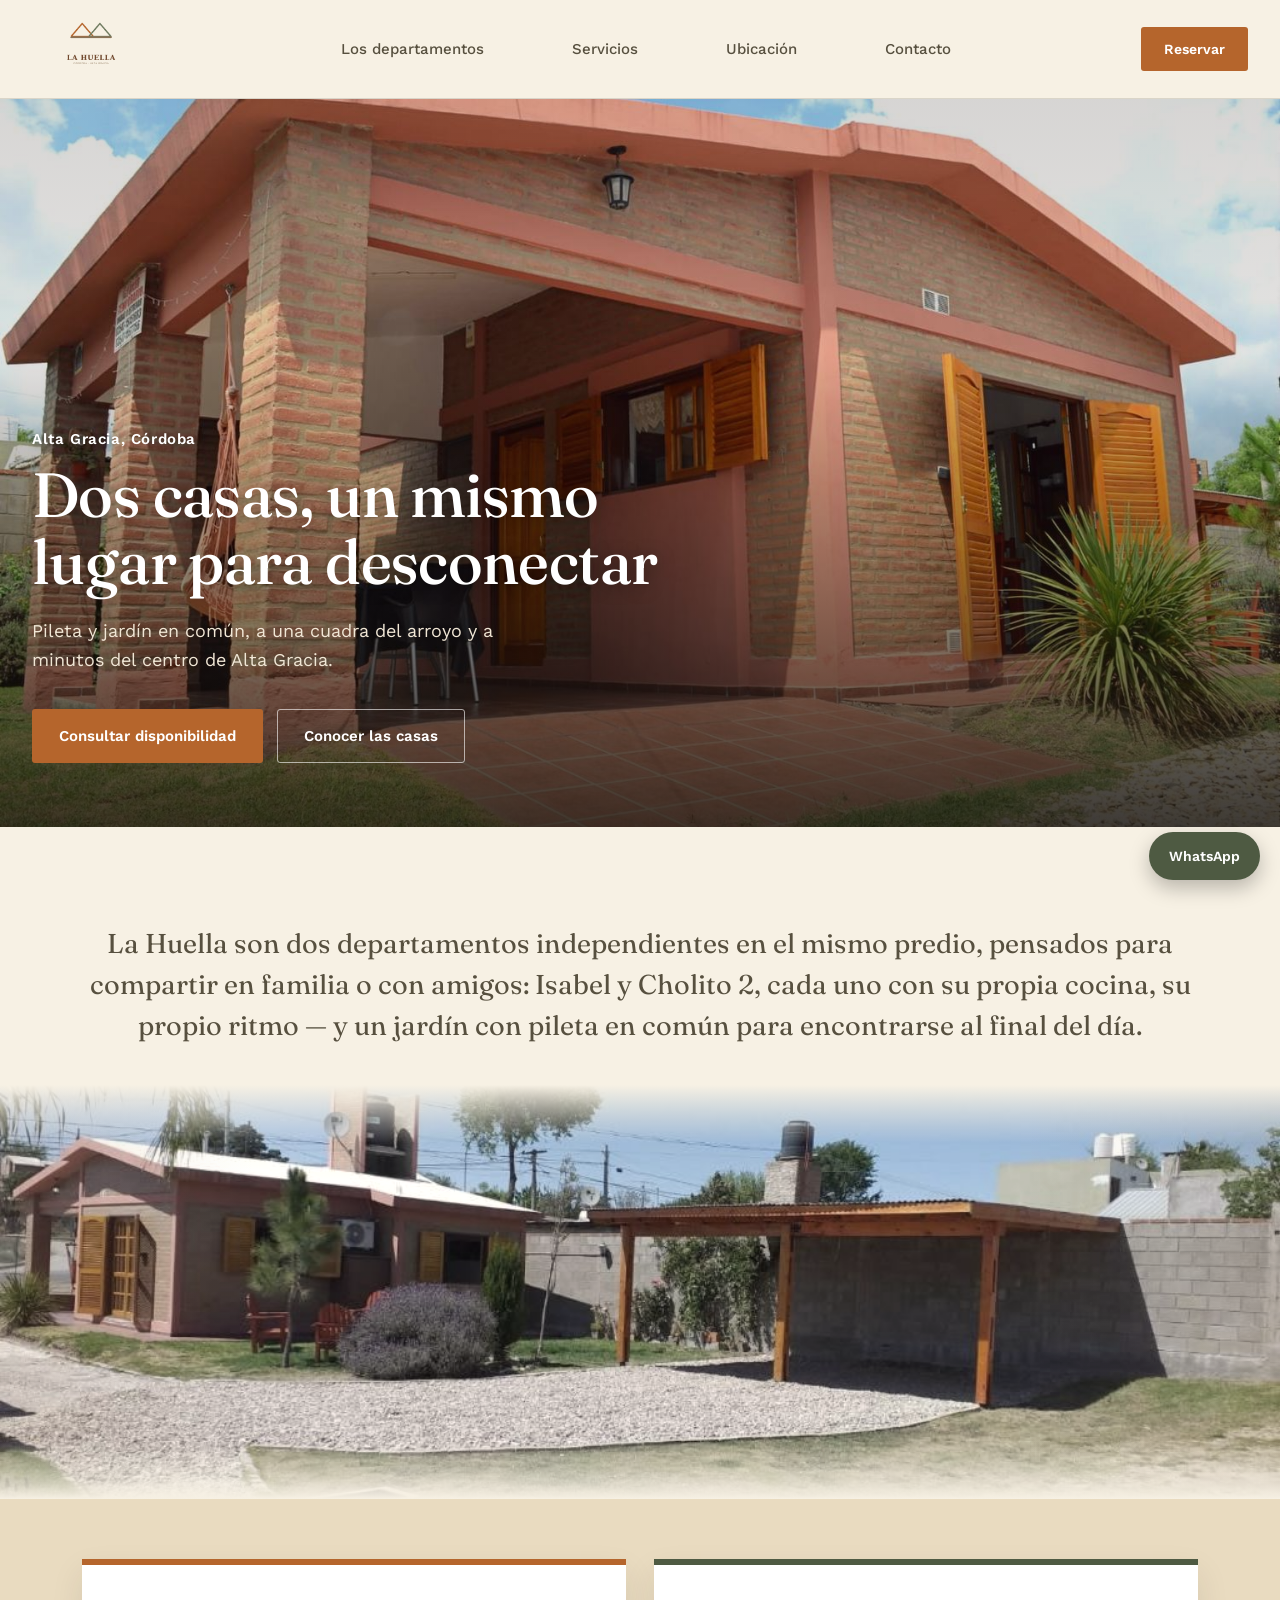
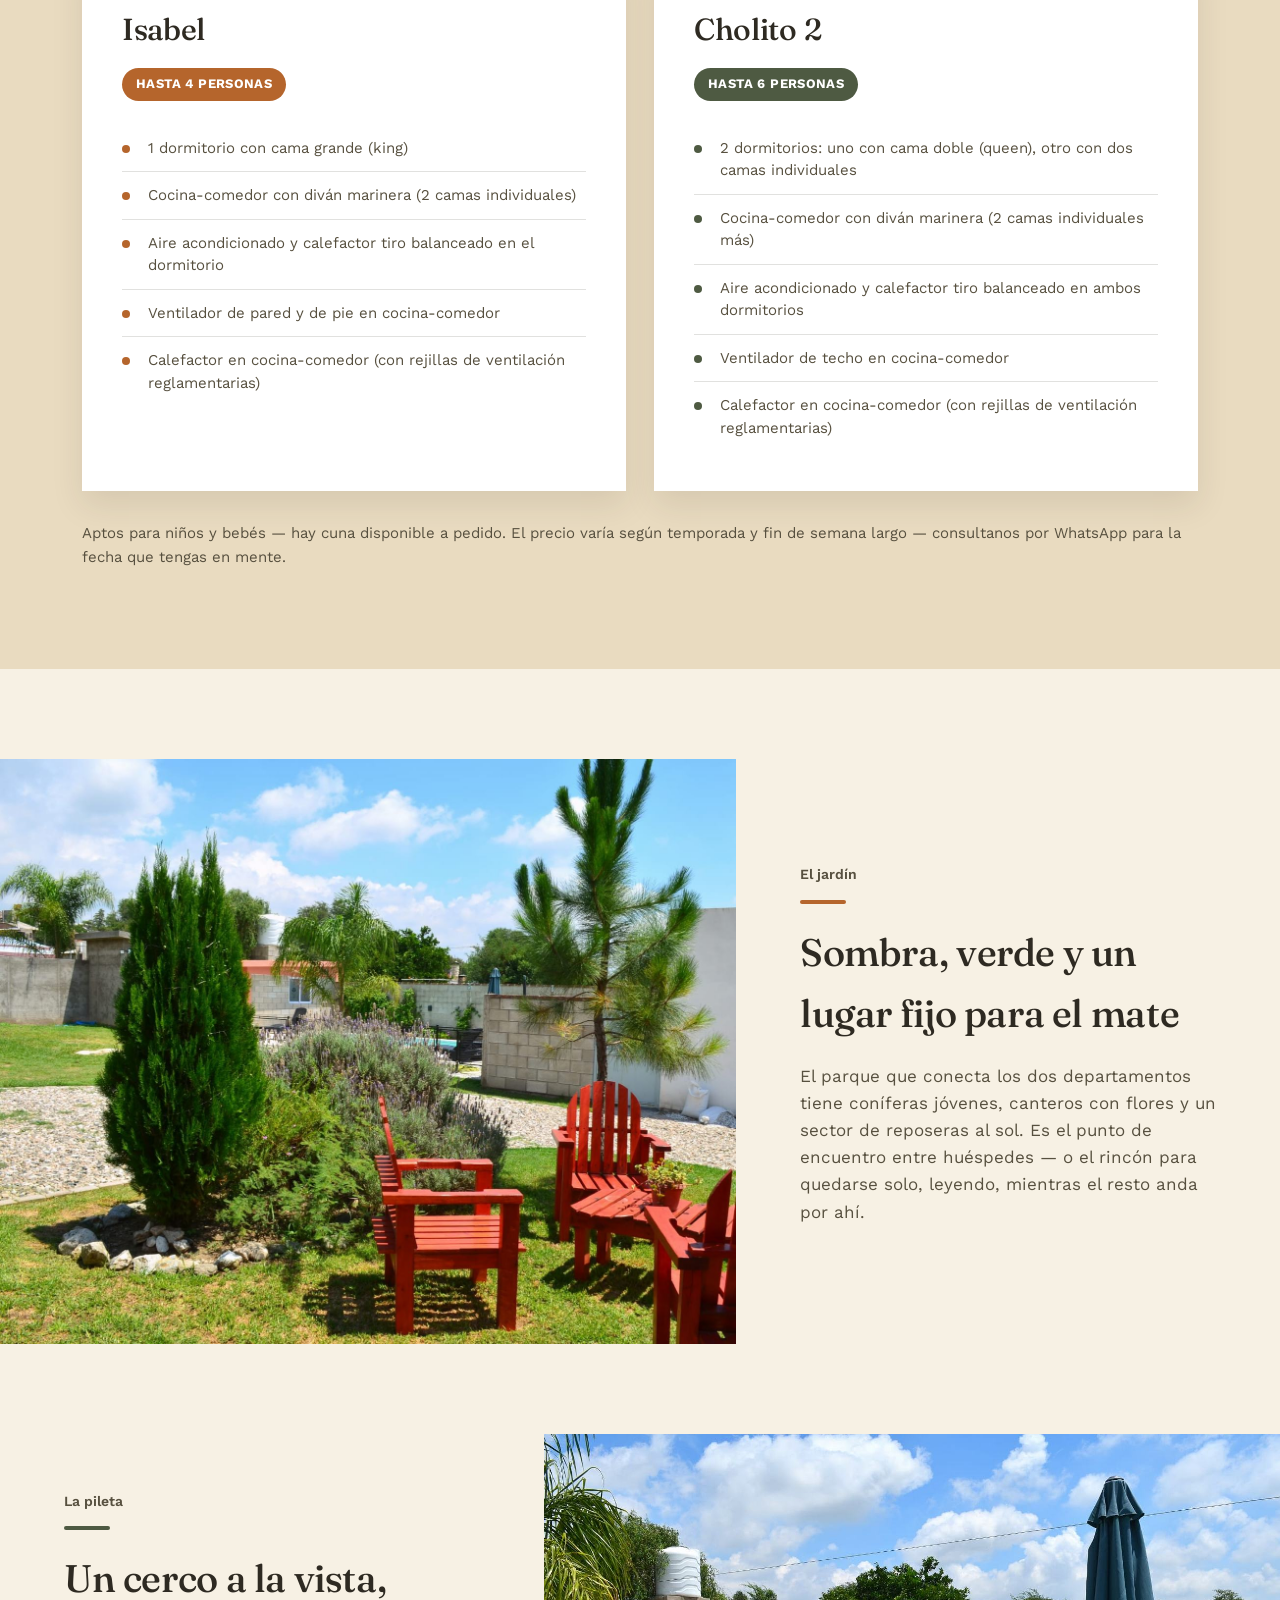
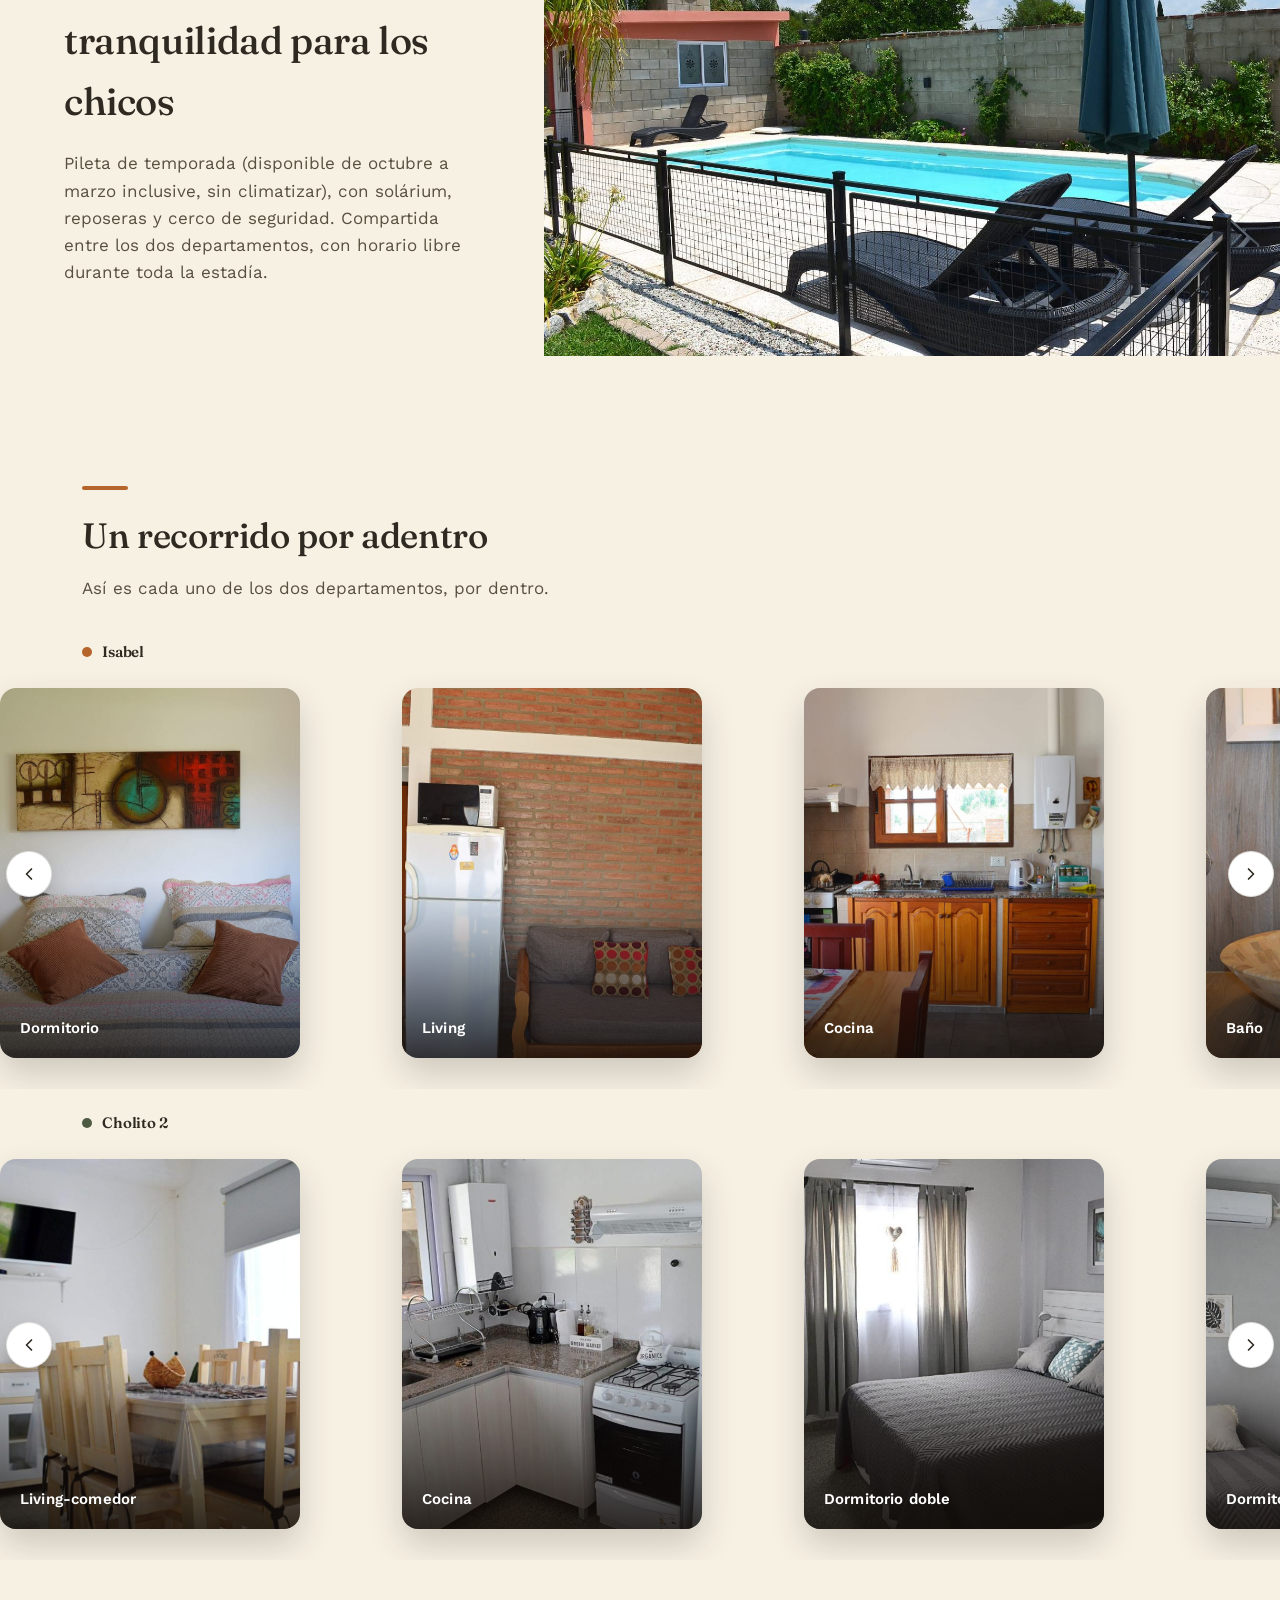
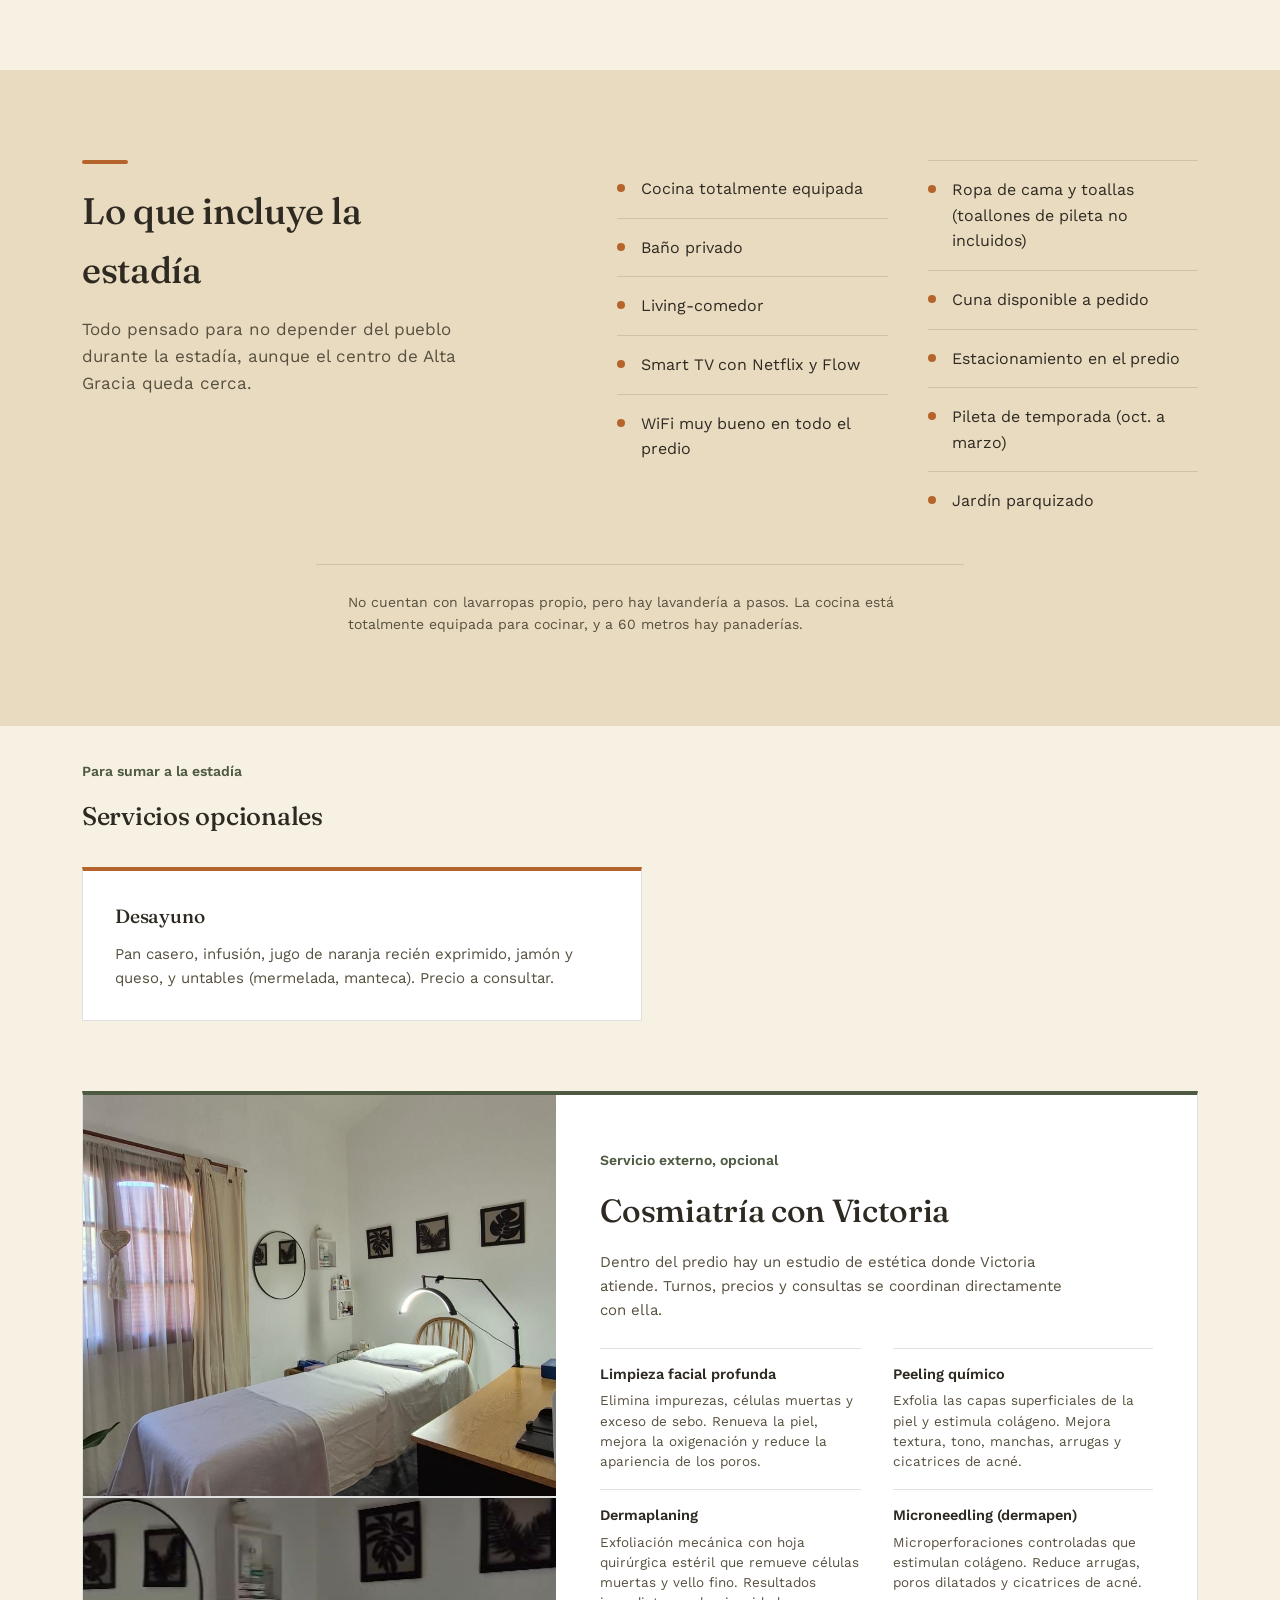
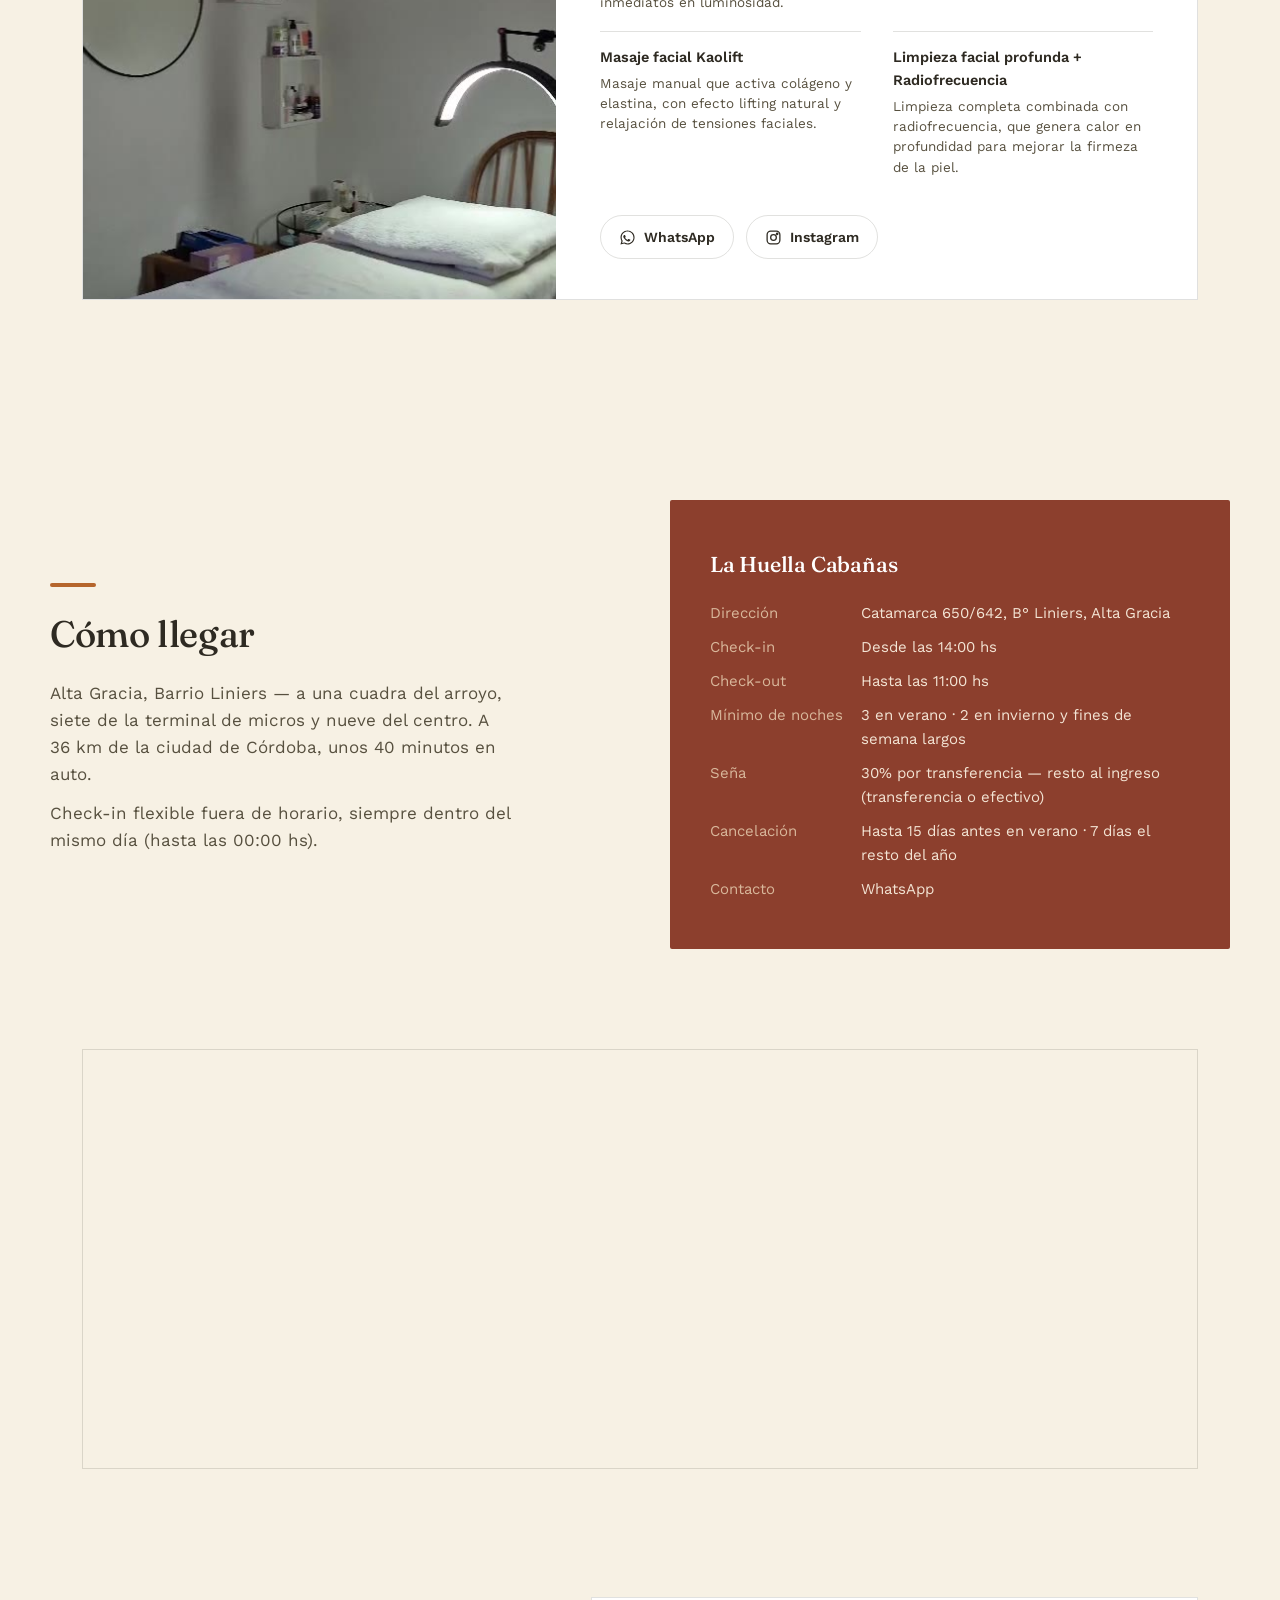
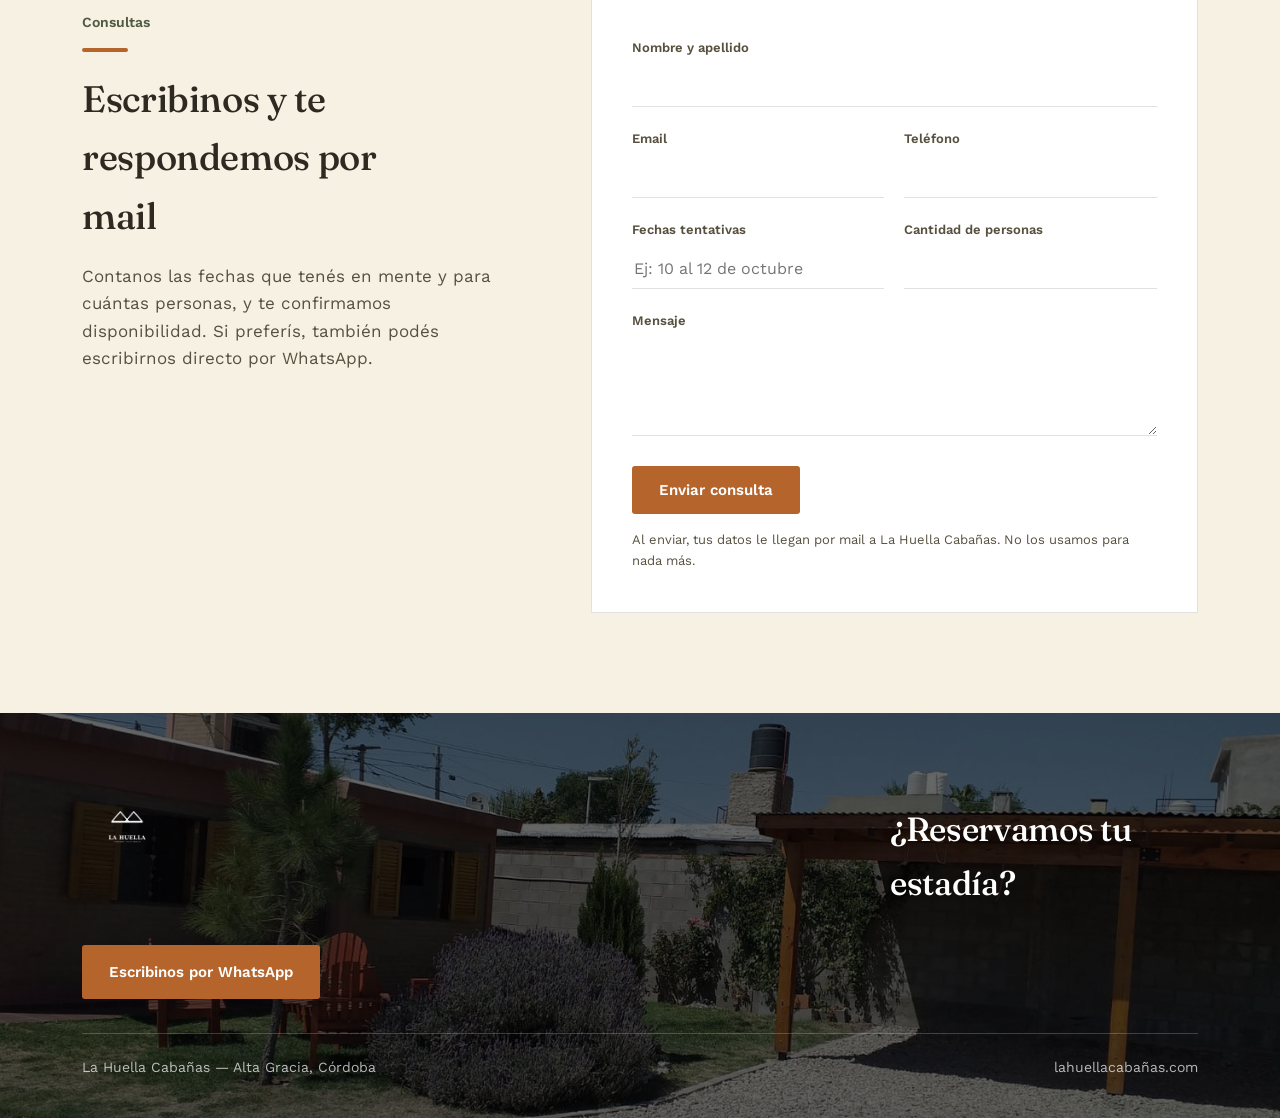
<file: index.html>
<!DOCTYPE html>
<html lang="es-AR">
<head>
<meta charset="UTF-8">
<meta name="viewport" content="width=device-width, initial-scale=1.0">
<title>La Huella Cabañas — Alojamiento en Alta Gracia, Córdoba</title>
<meta name="description" content="Isabel y Cholito 2, dos departamentos independientes con pileta y jardín en común, en Barrio Liniers, Alta Gracia. A una cuadra del arroyo.">
<link rel="icon" href="favicon.ico">
<link rel="stylesheet" href="style.css">

<!--
  Nota para César/Juan: este bloque es "Schema.org" (datos estructurados) —
  no se ve en la página, pero le confirma a Google que esto es un alojamiento
  y con qué datos (nombre, ubicación, contacto). Ayuda al posicionamiento local
  y a que Google arme bien la ficha del negocio.
  Falta agregar el Instagram real en "sameAs" apenas lo tengamos.
-->
<script type="application/ld+json">
{
  "@context": "https://schema.org",
  "@type": "LodgingBusiness",
  "name": "La Huella Cabañas",
  "description": "Dos departamentos independientes (Isabel y Cholito 2) con pileta y jardín en común, en Barrio Liniers, Alta Gracia, Córdoba.",
  "image": "https://lahuellacabañas.com/img/PHOTO-2026-07-20-19-51-26_3.jpg",
  "url": "https://lahuellacabañas.com/",
  "telephone": "+54 9 3547 57-7756",
  "email": "cesaroralvar@yahoo.com.ar",
  "priceRange": "$$",
  "checkinTime": "14:00",
  "checkoutTime": "11:00",
  "address": {
    "@type": "PostalAddress",
    "streetAddress": "Catamarca 650/642, Barrio Liniers",
    "addressLocality": "Alta Gracia",
    "addressRegion": "Córdoba",
    "postalCode": "5186",
    "addressCountry": "AR"
  },
  "geo": {
    "@type": "GeoCoordinates",
    "latitude": -31.6532,
    "longitude": -64.4287
  },
  "amenityFeature": [
    { "@type": "LocationFeatureSpecification", "name": "Pileta de temporada" },
    { "@type": "LocationFeatureSpecification", "name": "WiFi" },
    { "@type": "LocationFeatureSpecification", "name": "Estacionamiento" },
    { "@type": "LocationFeatureSpecification", "name": "Cocina equipada" },
    { "@type": "LocationFeatureSpecification", "name": "Aire acondicionado" },
    { "@type": "LocationFeatureSpecification", "name": "Apto para niños y bebés" }
  ],
  "sameAs": [
    "https://www.instagram.com/lahuellacabanas"
  ]
}
</script>
</head>
<body>

<header class="site-header">
  <img src="img/logo.png" alt="La Huella Cabañas" class="site-header__mark">
  <nav class="site-header__nav">
    <a href="#casas">Los departamentos</a>
    <a href="#comodidades">Servicios</a>
    <a href="#ubicacion">Ubicación</a>
    <a href="#contacto">Contacto</a>
  </nav>
  <a class="btn btn--primary btn--small" href="https://wa.me/5493547577756" target="_blank" rel="noopener">Reservar</a>
</header>

<section class="hero">
  <img class="hero__img" src="img/PHOTO-2026-07-20-19-51-26_3.jpg" alt="Frente de una de las casas de La Huella, con galería de ladrillo y postigos de madera">
  <div class="hero__scrim"></div>
  <div class="hero__content">
    <p class="hero__eyebrow">Alta Gracia, Córdoba</p>
    <h1>Dos casas, un mismo lugar para desconectar</h1>
    <p class="hero__lede">Pileta y jardín en común, a una cuadra del arroyo y a minutos del centro de Alta Gracia.</p>
    <div class="hero__actions">
      <a class="btn btn--primary" href="https://wa.me/5493547577756" target="_blank" rel="noopener">Consultar disponibilidad</a>
      <a class="btn btn--ghost" href="#casas">Conocer las casas</a>
    </div>
  </div>
</section>

<section class="intro">
  <div class="wrap">
    <p>La Huella son dos departamentos independientes en el mismo predio, pensados para compartir en familia o con amigos: Isabel y Cholito 2, cada uno con su propia cocina, su propio ritmo — y un jardín con pileta en común para encontrarse al final del día.</p>
  </div>
</section>

<section class="panorama">
  <img src="img/predio-panoramica.jpg" alt="Vista panorámica del predio con las dos casas, Isabel y Cholito 2, el jardín y el playón cubierto">
</section>

<section id="casas" class="houses">
  <div class="wrap">
    <div class="houses__grid">
      <article class="house-card house-card--isabel">
        <h3>Isabel</h3>
        <p class="house-card__cap">Hasta 4 personas</p>
        <ul class="house-card__list">
          <li>1 dormitorio con cama grande (king)</li>
          <li>Cocina-comedor con diván marinera (2 camas individuales)</li>
          <li>Aire acondicionado y calefactor tiro balanceado en el dormitorio</li>
          <li>Ventilador de pared y de pie en cocina-comedor</li>
          <li>Calefactor en cocina-comedor (con rejillas de ventilación reglamentarias)</li>
        </ul>
      </article>
      <article class="house-card house-card--cholito">
        <h3>Cholito 2</h3>
        <p class="house-card__cap">Hasta 6 personas</p>
        <ul class="house-card__list">
          <li>2 dormitorios: uno con cama doble (queen), otro con dos camas individuales</li>
          <li>Cocina-comedor con diván marinera (2 camas individuales más)</li>
          <li>Aire acondicionado y calefactor tiro balanceado en ambos dormitorios</li>
          <li>Ventilador de techo en cocina-comedor</li>
          <li>Calefactor en cocina-comedor (con rejillas de ventilación reglamentarias)</li>
        </ul>
      </article>
    </div>
    <p class="houses__note">Aptos para niños y bebés — hay cuna disponible a pedido. El precio varía según temporada y fin de semana largo — consultanos por WhatsApp para la fecha que tengas en mente.</p>
  </div>
</section>

<section class="split">
  <div class="split__photo">
    <img src="img/PHOTO-2026-07-20-19-51-26_4.jpg" alt="Jardín con reposeras rojas, pino y ciprés recién plantados">
  </div>
  <div class="split__text">
    <p class="split__label">El jardín</p>
    <h2>Sombra, verde y un lugar fijo para el mate</h2>
    <p>El parque que conecta los dos departamentos tiene coníferas jóvenes, canteros con flores y un sector de reposeras al sol. Es el punto de encuentro entre huéspedes — o el rincón para quedarse solo, leyendo, mientras el resto anda por ahí.</p>
  </div>
</section>

<section class="split reverse">
  <div class="split__photo">
    <img src="img/PHOTO-2026-07-20-19-51-25_5.jpg" alt="Pileta con reposeras y sombrilla">
  </div>
  <div class="split__text">
    <p class="split__label">La pileta</p>
    <h2>Un cerco a la vista, tranquilidad para los chicos</h2>
    <p>Pileta de temporada (disponible de octubre a marzo inclusive, sin climatizar), con solárium, reposeras y cerco de seguridad. Compartida entre los dos departamentos, con horario libre durante toda la estadía.</p>
  </div>
</section>

<section class="gallery">
  <div class="gallery__head wrap">
    <h2>Un recorrido por adentro</h2>
    <p>Así es cada uno de los dos departamentos, por dentro.</p>
  </div>

  <div class="wrap">
    <h3 class="gallery__house-label gallery__house-label--isabel">Isabel</h3>
  </div>
  <div class="filmstrip-wrap">
    <button class="filmstrip-nav filmstrip-nav--prev" type="button" aria-label="Foto anterior">
      <svg viewBox="0 0 24 24" fill="none" stroke="currentColor" stroke-width="2" stroke-linecap="round" stroke-linejoin="round"><path d="M15 18l-6-6 6-6"/></svg>
    </button>
    <div class="filmstrip">
      <figure class="frame"><img src="img/PHOTO-2026-07-20-19-51-27_5.jpg" alt="Dormitorio con cama doble y mesas de luz a ambos lados"><span>Dormitorio</span></figure>
      <figure class="frame"><img src="img/PHOTO-2026-07-20-19-51-27.jpg" alt="Living con sofá, TV y pared de ladrillo visto"><span>Living</span></figure>
      <figure class="frame"><img src="img/PHOTO-2026-07-20-19-51-25.jpg" alt="Cocina equipada con horno, anafe y calefón"><span>Cocina</span></figure>
      <figure class="frame"><img src="img/PHOTO-2026-07-20-19-51-24_2.jpg" alt="Baño con bacha de piedra sobre mueble de madera"><span>Baño</span></figure>
    </div>
    <button class="filmstrip-nav filmstrip-nav--next" type="button" aria-label="Foto siguiente">
      <svg viewBox="0 0 24 24" fill="none" stroke="currentColor" stroke-width="2" stroke-linecap="round" stroke-linejoin="round"><path d="M9 18l6-6-6-6"/></svg>
    </button>
  </div>

  <div class="wrap">
    <h3 class="gallery__house-label gallery__house-label--cholito">Cholito 2</h3>
  </div>
  <div class="filmstrip-wrap">
    <button class="filmstrip-nav filmstrip-nav--prev" type="button" aria-label="Foto anterior">
      <svg viewBox="0 0 24 24" fill="none" stroke="currentColor" stroke-width="2" stroke-linecap="round" stroke-linejoin="round"><path d="M15 18l-6-6 6-6"/></svg>
    </button>
    <div class="filmstrip">
      <figure class="frame"><img src="img/cholito2-living.jpg" alt="Comedor y living con TV, junto a la cocina"><span>Living-comedor</span></figure>
      <figure class="frame"><img src="img/cholito2-cocina.jpg" alt="Cocina equipada con horno, anafe y campana"><span>Cocina</span></figure>
      <figure class="frame"><img src="img/cholito2-dormitorio-doble.jpg" alt="Dormitorio con cama doble y aire acondicionado"><span>Dormitorio doble</span></figure>
      <figure class="frame"><img src="img/cholito2-dormitorio-individual.jpg" alt="Dormitorio con dos camas individuales"><span>Dormitorio individual</span></figure>
    </div>
    <button class="filmstrip-nav filmstrip-nav--next" type="button" aria-label="Foto siguiente">
      <svg viewBox="0 0 24 24" fill="none" stroke="currentColor" stroke-width="2" stroke-linecap="round" stroke-linejoin="round"><path d="M9 18l6-6-6-6"/></svg>
    </button>
  </div>
</section>

<section id="comodidades" class="amenities">
  <div class="wrap amenities__inner">
    <div>
      <h2>Lo que incluye la estadía</h2>
      <p>Todo pensado para no depender del pueblo durante la estadía, aunque el centro de Alta Gracia queda cerca.</p>
    </div>
    <ul class="amenities__list">
      <li>Cocina totalmente equipada</li>
      <li>Baño privado</li>
      <li>Living-comedor</li>
      <li>Smart TV con Netflix y Flow</li>
      <li>WiFi muy bueno en todo el predio</li>
      <li>Ropa de cama y toallas (toallones de pileta no incluidos)</li>
      <li>Cuna disponible a pedido</li>
      <li>Estacionamiento en el predio</li>
      <li>Pileta de temporada (oct. a marzo)</li>
      <li>Jardín parquizado</li>
    </ul>
  </div>
  <p class="wrap amenities__note">No cuentan con lavarropas propio, pero hay lavandería a pasos. La cocina está totalmente equipada para cocinar, y a 60 metros hay panaderías.</p>
</section>

<section id="servicios-opcionales" class="extras">
  <div class="wrap">
    <p class="split__label">Para sumar a la estadía</p>
    <h2>Servicios opcionales</h2>
    <div class="extras__grid extras__grid--single">
      <article class="extra-card">
        <h3>Desayuno</h3>
        <p>Pan casero, infusión, jugo de naranja recién exprimido, jamón y queso, y untables (mermelada, manteca). Precio a consultar.</p>
      </article>
    </div>
  </div>
</section>

<section id="victoria" class="victoria">
  <div class="wrap">
    <div class="victoria__card">
      <div class="victoria__media">
        <img src="img/victoria-estudio.jpg" alt="Estudio de estética dentro del predio, con camilla y ambiente relajado">
        <video src="img/victoria-estudio.mp4" poster="img/victoria-estudio-poster.jpg" muted loop autoplay playsinline aria-label="Video del estudio"></video>
      </div>
      <div class="victoria__body">
        <p class="split__label">Servicio externo, opcional</p>
        <h2>Cosmiatría con Victoria</h2>
        <p class="victoria__intro">Dentro del predio hay un estudio de estética donde Victoria atiende. Turnos, precios y consultas se coordinan directamente con ella.</p>

        <ul class="victoria__list">
          <li>
            <strong>Limpieza facial profunda</strong>
            <span>Elimina impurezas, células muertas y exceso de sebo. Renueva la piel, mejora la oxigenación y reduce la apariencia de los poros.</span>
          </li>
          <li>
            <strong>Peeling químico</strong>
            <span>Exfolia las capas superficiales de la piel y estimula colágeno. Mejora textura, tono, manchas, arrugas y cicatrices de acné.</span>
          </li>
          <li>
            <strong>Dermaplaning</strong>
            <span>Exfoliación mecánica con hoja quirúrgica estéril que remueve células muertas y vello fino. Resultados inmediatos en luminosidad.</span>
          </li>
          <li>
            <strong>Microneedling (dermapen)</strong>
            <span>Microperforaciones controladas que estimulan colágeno. Reduce arrugas, poros dilatados y cicatrices de acné.</span>
          </li>
          <li>
            <strong>Masaje facial Kaolift</strong>
            <span>Masaje manual que activa colágeno y elastina, con efecto lifting natural y relajación de tensiones faciales.</span>
          </li>
          <li>
            <strong>Limpieza facial profunda + Radiofrecuencia</strong>
            <span>Limpieza completa combinada con radiofrecuencia, que genera calor en profundidad para mejorar la firmeza de la piel.</span>
          </li>
        </ul>

        <div class="extra-card__actions">
          <a class="icon-btn icon-btn--whatsapp" href="https://wa.me/5493547307054" target="_blank" rel="noopener">
            <svg viewBox="0 0 24 24" fill="currentColor" aria-hidden="true"><path d="M12.04 2C6.58 2 2.13 6.45 2.13 11.91c0 1.75.46 3.45 1.32 4.95L2.05 22l5.25-1.38a9.9 9.9 0 0 0 4.74 1.21h.01c5.46 0 9.91-4.45 9.91-9.91 0-2.65-1.03-5.14-2.9-7.01A9.82 9.82 0 0 0 12.04 2m0 1.67c2.24 0 4.34.87 5.92 2.46a8.26 8.26 0 0 1 2.43 5.88c0 4.57-3.72 8.29-8.31 8.29a8.3 8.3 0 0 1-4.22-1.15l-.3-.18-3.12.82.83-3.04-.2-.31a8.23 8.23 0 0 1-1.28-4.42c0-4.58 3.73-8.35 8.25-8.35m-4.53 4.7c-.16 0-.42.06-.64.3-.22.24-.85.83-.85 2.03 0 1.2.87 2.35.99 2.51.12.16 1.7 2.72 4.2 3.71 2.07.83 2.49.66 2.94.62.45-.04 1.45-.59 1.65-1.16.2-.57.2-1.06.14-1.16-.06-.1-.22-.16-.46-.28-.24-.12-1.45-.72-1.67-.8-.22-.08-.39-.12-.55.12-.16.24-.63.8-.78.97-.14.16-.28.18-.52.06-.24-.12-1.02-.38-1.94-1.2-.72-.64-1.2-1.43-1.34-1.67-.14-.24-.02-.37.1-.49.11-.11.24-.28.36-.42.12-.14.16-.24.24-.4.08-.16.04-.3-.02-.42-.06-.12-.55-1.34-.76-1.83-.2-.48-.4-.42-.55-.42-.14-.01-.3-.01-.46-.01"/></svg>
            WhatsApp
          </a>
          <a class="icon-btn icon-btn--instagram" href="https://www.instagram.com/victoria.cosmiatra/" target="_blank" rel="noopener">
            <svg viewBox="0 0 24 24" fill="none" stroke="currentColor" stroke-width="1.8" aria-hidden="true"><rect x="3" y="3" width="18" height="18" rx="5"/><circle cx="12" cy="12" r="4"/><circle cx="17.2" cy="6.8" r="1"/></svg>
            Instagram
          </a>
        </div>
      </div>
    </div>
  </div>
</section>

<section id="ubicacion" class="location wrap">
  <div>
    <h2>Cómo llegar</h2>
    <p>Alta Gracia, Barrio Liniers — a una cuadra del arroyo, siete de la terminal de micros y nueve del centro. A 36 km de la ciudad de Córdoba, unos 40 minutos en auto.</p>
    <p>Check-in flexible fuera de horario, siempre dentro del mismo día (hasta las 00:00 hs).</p>
  </div>
  <div class="location__card">
    <h3>La Huella Cabañas</h3>
    <dl>
      <dt>Dirección</dt><dd>Catamarca 650/642, B° Liniers, Alta Gracia</dd>
      <dt>Check-in</dt><dd>Desde las 14:00 hs</dd>
      <dt>Check-out</dt><dd>Hasta las 11:00 hs</dd>
      <dt>Mínimo de noches</dt><dd>3 en verano · 2 en invierno y fines de semana largos</dd>
      <dt>Seña</dt><dd>30% por transferencia — resto al ingreso (transferencia o efectivo)</dd>
      <dt>Cancelación</dt><dd>Hasta 15 días antes en verano · 7 días el resto del año</dd>
      <dt>Contacto</dt><dd>WhatsApp</dd>
    </dl>
  </div>
</section>

<section class="wrap map-wrap">
  <iframe
    class="map-embed"
    src="https://www.google.com/maps?q=Catamarca+650,+Barrio+Liniers,+Alta+Gracia,+C%C3%B3rdoba,+Argentina&output=embed"
    loading="lazy"
    referrerpolicy="no-referrer-when-downgrade"
    title="Ubicación de La Huella Cabañas en Barrio Liniers, Alta Gracia, Córdoba">
  </iframe>
</section>

<section id="contacto" class="contact">
  <div class="wrap contact__inner">
    <div class="contact__intro">
      <p class="split__label">Consultas</p>
      <h2>Escribinos y te respondemos por mail</h2>
      <p>Contanos las fechas que tenés en mente y para cuántas personas, y te confirmamos disponibilidad. Si preferís, también podés escribirnos directo por WhatsApp.</p>
    </div>

    <!--
      IMPORTANTE (nota para César / Juan):
      Este formulario usa FormSubmit (www.formsubmit.co) para mandar el mail sin
      necesidad de servidor propio — funciona perfecto con GitHub Pages, es gratis,
      y no requiere crear cuenta ni loguearse en ningún panel.

      Único paso antes de que quede funcionando del todo:
        La PRIMERA vez que alguien complete este formulario en la web ya publicada,
        FormSubmit le va a mandar un mail a cesaroralvar@yahoo.com.ar pidiendo que
        confirme ("Activate Form" / "Confirm your email"). César solo tiene que
        abrir ese mail y tocar el botón una vez. Después de eso, todas las consultas
        siguientes le llegan directo a su mail, sin que tenga que hacer nada más.

      Tip: para probarlo antes de publicar, completá el formulario vos mismo una
      vez desde el navegador (abriendo el index.html) y fijate que le llegue el
      mail de confirmación a César.
    -->
    <form class="contact__form" action="https://formsubmit.co/cesaroralvar@yahoo.com.ar" method="POST">
      <input type="hidden" name="_subject" value="Nueva consulta desde lahuellacabañas.com">
      <input type="hidden" name="_template" value="table">
      <input type="hidden" name="_captcha" value="false">
      <input type="hidden" name="_next" value="gracias.html">
      <input type="text" name="_honey" style="display:none">

      <div class="field">
        <label for="nombre">Nombre y apellido</label>
        <input id="nombre" type="text" name="Nombre" required>
      </div>

      <div class="field-row">
        <div class="field">
          <label for="email">Email</label>
          <input id="email" type="email" name="Email" required>
        </div>
        <div class="field">
          <label for="telefono">Teléfono</label>
          <input id="telefono" type="tel" name="Teléfono">
        </div>
      </div>

      <div class="field-row">
        <div class="field">
          <label for="fechas">Fechas tentativas</label>
          <input id="fechas" type="text" name="Fechas" placeholder="Ej: 10 al 12 de octubre">
        </div>
        <div class="field">
          <label for="personas">Cantidad de personas</label>
          <input id="personas" type="text" name="Personas">
        </div>
      </div>

      <div class="field">
        <label for="mensaje">Mensaje</label>
        <textarea id="mensaje" name="Mensaje" rows="4"></textarea>
      </div>

      <button type="submit" class="btn btn--primary">Enviar consulta</button>
      <p class="contact__note">Al enviar, tus datos le llegan por mail a La Huella Cabañas. No los usamos para nada más.</p>
    </form>
  </div>
</section>

<footer class="footer">
  <img class="footer__bg" src="img/PHOTO-2026-07-20-19-51-28_2.jpg" alt="">
  <div class="footer__inner">
    <div class="footer__top">
      <img class="footer__mark" src="img/logo.png" alt="La Huella Cabañas">
      <h2>¿Reservamos tu estadía?</h2>
    </div>
    <div class="footer__links">
      <a class="btn btn--primary" href="https://wa.me/5493547577756" target="_blank" rel="noopener">Escribinos por WhatsApp</a>
    </div>
    <div class="footer__bottom">
      <span>La Huella Cabañas — Alta Gracia, Córdoba</span>
      <span>lahuellacabañas.com</span>
    </div>
  </div>
</footer>

<a class="wa-float" href="https://wa.me/5493547577756" target="_blank" rel="noopener">WhatsApp</a>

<script>
  // Recorrido automático de las galerías de fotos (filmstrip), con botones
  // de flecha para navegar a mano. Cada galería avanza sola cada 3.2s, vuelve
  // al principio al llegar al final, y se pausa un rato si el usuario la toca,
  // la scrollea o usa las flechas.
  document.addEventListener('DOMContentLoaded', function () {
    document.querySelectorAll('.filmstrip-wrap').forEach(function (wrap) {
      var strip = wrap.querySelector('.filmstrip');
      var prevBtn = wrap.querySelector('.filmstrip-nav--prev');
      var nextBtn = wrap.querySelector('.filmstrip-nav--next');
      if (!strip) return;

      var timer = null;
      var resumeTimeout = null;

      function frameAdvance() {
        var frame = strip.querySelector('.frame');
        if (!frame) return 0;
        var gapValue = parseInt(getComputedStyle(strip).columnGap || getComputedStyle(strip).gap) || 22;
        return frame.getBoundingClientRect().width + gapValue;
      }

      function step() {
        var advance = frameAdvance();
        var maxScroll = strip.scrollWidth - strip.clientWidth - 4;
        if (strip.scrollLeft >= maxScroll) {
          strip.scrollTo({ left: 0, behavior: 'smooth' });
        } else {
          strip.scrollBy({ left: advance, behavior: 'smooth' });
        }
      }

      function start() {
        timer = setInterval(step, 3200);
      }

      function pauseAndResume() {
        clearInterval(timer);
        clearTimeout(resumeTimeout);
        resumeTimeout = setTimeout(start, 6000);
      }

      start();
      ['mousedown', 'touchstart', 'wheel'].forEach(function (evt) {
        strip.addEventListener(evt, pauseAndResume, { passive: true });
      });

      if (prevBtn) {
        prevBtn.addEventListener('click', function () {
          strip.scrollBy({ left: -frameAdvance(), behavior: 'smooth' });
          pauseAndResume();
        });
      }
      if (nextBtn) {
        nextBtn.addEventListener('click', function () {
          strip.scrollBy({ left: frameAdvance(), behavior: 'smooth' });
          pauseAndResume();
        });
      }
    });
  });
</script>

</body>
</html>
</file>
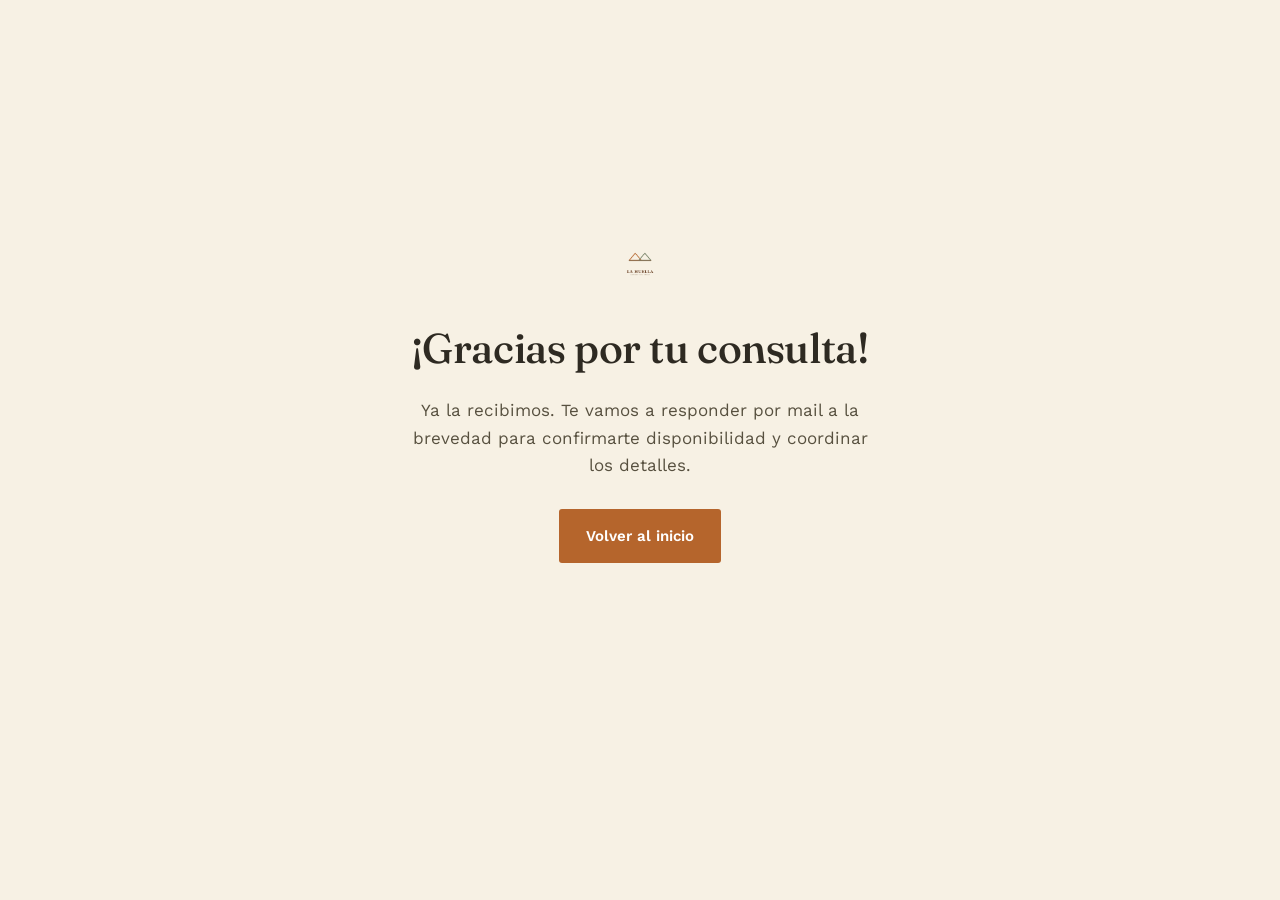
<file: gracias.html>
<!DOCTYPE html>
<html lang="es-AR">
<head>
<meta charset="UTF-8">
<meta name="viewport" content="width=device-width, initial-scale=1.0">
<title>Gracias por tu consulta — La Huella Cabañas</title>
<link rel="icon" href="favicon.ico">
<link rel="stylesheet" href="style.css">
<style>
  .thanks {
    min-height: 90vh;
    display: flex;
    flex-direction: column;
    align-items: center;
    justify-content: center;
    text-align: center;
    padding: 40px 24px;
  }
  .thanks img { width: 64px; margin-bottom: 28px; }
  .thanks h1 { font-size: clamp(1.8rem, 4vw, 2.6rem); margin-bottom: 16px; }
  .thanks p { color: var(--ink-soft); max-width: 44ch; margin: 0 0 30px; }
</style>
</head>
<body>
  <section class="thanks">
    <img src="img/logo.png" alt="La Huella Cabañas" style="filter:none;">
    <h1>¡Gracias por tu consulta!</h1>
    <p>Ya la recibimos. Te vamos a responder por mail a la brevedad para confirmarte disponibilidad y coordinar los detalles.</p>
    <a class="btn btn--primary" href="index.html">Volver al inicio</a>
  </section>
</body>
</html>
</file>
<file: style.css>
/* La Huella Cabañas — hoja de estilos
   Paleta y tipografía tomadas de la identidad de marca (logo terracota/salvia)
   y de los materiales reales de la propiedad (ladrillo, lavanda, madera). */

@import url('https://fonts.googleapis.com/css2?family=Fraunces:opsz,wght@9..144,400;9..144,500;9..144,600&family=Work+Sans:wght@400;500;600&display=swap');

:root {
  --cream: #F7F1E4;
  --sand: #E9DBC0;
  --ink: #2E2A22;
  --ink-soft: #57503F;
  --terracota: #B5652C;
  --brick: #8C3F2D;
  --sage: #6E7A5E;
  --sage-deep: #4E5A42;
  --line: rgba(46, 42, 34, 0.14);
  --radius-photo: 2px;
  --max: 1180px;
}

* { box-sizing: border-box; }

html { scroll-behavior: smooth; }

body {
  margin: 0;
  background: var(--cream);
  color: var(--ink);
  font-family: 'Work Sans', -apple-system, sans-serif;
  font-size: 17px;
  line-height: 1.6;
}

h1, h2, h3 {
  font-family: 'Fraunces', Georgia, serif;
  font-weight: 500;
  color: var(--ink);
  margin: 0;
  letter-spacing: -0.01em;
}

a { color: inherit; }

img { display: block; max-width: 100%; }

.wrap {
  max-width: var(--max);
  margin: 0 auto;
  padding: 0 32px;
}

@media (max-width: 640px) {
  .wrap { padding: 0 22px; }
  body { font-size: 16px; }
}

/* ---------- Site header (fijo, con color sólido) ---------- */

.site-header {
  position: sticky;
  top: 0;
  z-index: 50;
  background: var(--cream);
  border-bottom: 1px solid var(--line);
  padding: 12px 32px;
  display: flex;
  align-items: center;
  justify-content: space-between;
}

.site-header__mark {
  height: 74px;
}

.site-header__nav {
  display: flex;
  gap: 88px;
}

.site-header__nav a {
  font-family: 'Work Sans', sans-serif;
  font-size: 15px;
  font-weight: 500;
  color: var(--ink-soft);
  text-decoration: none;
  transition: color 0.15s ease;
}

.site-header__nav a:hover { color: var(--terracota); }

@media (max-width: 980px) {
  .site-header__nav { display: none; }
}

.btn.btn--small {
  padding: 10px 22px;
  font-size: 14px;
}

@media (max-width: 640px) {
  .site-header { padding: 10px 22px; }
  .site-header__mark { height: 54px; }
}

/* ---------- Hero ---------- */

.hero {
  position: relative;
  height: calc(92vh - 100px);
  min-height: 520px;
  display: flex;
  align-items: flex-end;
  overflow: hidden;
  color: #fff;
}

.hero__img {
  position: absolute;
  inset: 0;
  width: 100%;
  height: 100%;
  object-fit: cover;
  object-position: center 65%;
}

.hero__scrim {
  position: absolute;
  inset: 0;
  background: linear-gradient(180deg, rgba(30,22,14,0.18) 0%, rgba(30,22,14,0.12) 35%, rgba(20,15,10,0.82) 100%);
}

.hero__content {
  position: relative;
  z-index: 5;
  padding: 0 32px 64px;
  width: 100%;
}

.hero__eyebrow {
  font-size: 15px;
  font-weight: 600;
  letter-spacing: 0.04em;
  color: #fff;
  text-shadow: 0 1px 10px rgba(0,0,0,0.55);
  margin: 0 0 10px;
}

.hero h1 {
  font-size: clamp(2.4rem, 5vw, 3.9rem);
  line-height: 1.08;
  color: #fff;
  max-width: 16ch;
  text-shadow: 0 2px 18px rgba(0,0,0,0.35);
}

.hero__lede {
  margin: 22px 0 0;
  max-width: 46ch;
  font-size: 18px;
  color: #F1E7D6;
}

.hero__actions {
  margin-top: 34px;
  display: flex;
  gap: 14px;
  flex-wrap: wrap;
}

.btn {
  display: inline-block;
  font-family: 'Work Sans', sans-serif;
  font-weight: 600;
  font-size: 15px;
  padding: 14px 26px;
  border-radius: 3px;
  text-decoration: none;
  border: 1px solid transparent;
  cursor: pointer;
}

.btn--primary {
  background: var(--terracota);
  color: #fff;
}
.btn--primary:hover { background: #9E5423; }

.btn--ghost {
  color: #fff;
  border-color: rgba(255,255,255,0.6);
}
.btn--ghost:hover { background: rgba(255,255,255,0.12); }

/* ---------- Intro strip ---------- */

.intro {
  padding: 96px 0 40px;
}

.intro__mark {
  width: 46px;
  margin: 0 auto 28px;
  opacity: 0.85;
}

.intro p {
  max-width: 62ch;
  margin: 0 auto;
  text-align: center;
  font-family: 'Fraunces', serif;
  font-size: clamp(1.3rem, 2.6vw, 1.7rem);
  font-weight: 400;
  line-height: 1.5;
  color: var(--ink-soft);
}

/* ---------- Split sections (photo bleeds to edge) ---------- */

.split {
  display: grid;
  grid-template-columns: 1.15fr 0.85fr;
  align-items: stretch;
  margin: 90px 0;
}

.split.reverse { grid-template-columns: 0.85fr 1.15fr; }
.split.reverse .split__photo { order: 2; }
.split.reverse .split__text { order: 1; }

.split__photo { min-height: 480px; overflow: hidden; }
.split__photo img { width: 100%; height: 100%; object-fit: cover; }

.split__text {
  display: flex;
  flex-direction: column;
  justify-content: center;
  padding: 56px 64px;
}

.split__label {
  font-size: 14px;
  color: var(--sage-deep);
  font-weight: 600;
  margin-bottom: 14px;
}

.split__text h2 {
  font-size: clamp(1.8rem, 3vw, 2.4rem);
  margin-bottom: 18px;
}

.split__text p {
  color: var(--ink-soft);
  max-width: 42ch;
  margin: 0 0 14px;
}

@media (max-width: 860px) {
  .split, .split.reverse {
    grid-template-columns: 1fr;
    margin: 0;
  }
  .split.reverse .split__photo,
  .split.reverse .split__text,
  .split__photo, .split__text { order: initial; }
  .split__photo { min-height: 320px; }
  .split__text { padding: 44px 22px; }
}

/* ---------- Filmstrip gallery ---------- */

.gallery {
  padding: 40px 0 110px;
}

.gallery__head {
  padding: 0 32px;
  max-width: var(--max);
  margin: 0 auto 36px;
}

.gallery__head h2 { font-size: clamp(1.7rem, 3vw, 2.2rem); }
.gallery__head p { color: var(--ink-soft); margin-top: 10px; }

.gallery__house-label {
  display: inline-flex;
  align-items: center;
  gap: 10px;
  font-size: 15px;
  font-weight: 600;
  color: var(--ink);
  margin: 0;
}

.gallery__house-label::before {
  content: '';
  width: 10px;
  height: 10px;
  border-radius: 50%;
  background: var(--terracota);
}

.gallery__house-label--cholito::before { background: var(--sage-deep); }

.gallery > .wrap + .filmstrip-wrap { margin-top: -6px; }
.gallery > .wrap:not(:first-child) { margin-top: 20px; }

/* Vista panoramica del predio, entre la intro y las dos casas */
.panorama {
  position: relative;
}

.panorama img {
  width: 100%;
  height: 46vh;
  min-height: 320px;
  max-height: 460px;
  object-fit: cover;
  display: block;
  filter: saturate(0.72) contrast(0.94) brightness(1.03) sepia(0.06);
}

.panorama::after {
  content: '';
  position: absolute;
  inset: 0;
  pointer-events: none;
  background:
    linear-gradient(180deg, var(--cream) 0%, rgba(247,241,228,0) 14%, rgba(247,241,228,0) 86%, var(--cream) 100%),
    linear-gradient(90deg, rgba(139,79,43,0.10) 0%, rgba(139,79,43,0) 20%, rgba(139,79,43,0) 80%, rgba(139,79,43,0.10) 100%);
}

.filmstrip-wrap {
  position: relative;
}

.filmstrip {
  display: flex;
  gap: 22px;
  overflow-x: auto;
  padding: 12px 32px 14px;
  scroll-snap-type: x proximity;
  -webkit-overflow-scrolling: touch;
}

.filmstrip::-webkit-scrollbar { display: none; }
.filmstrip { scrollbar-width: none; }

.filmstrip-nav {
  position: absolute;
  top: 50%;
  transform: translateY(-50%);
  width: 46px;
  height: 46px;
  border-radius: 50%;
  background: #fff;
  border: 1px solid var(--line);
  box-shadow: 0 10px 22px rgba(46,42,34,0.20);
  display: flex;
  align-items: center;
  justify-content: center;
  cursor: pointer;
  z-index: 6;
  color: var(--ink);
  transition: background 0.15s ease, color 0.15s ease, transform 0.15s ease;
}

.filmstrip-nav svg { width: 20px; height: 20px; }
.filmstrip-nav:hover { background: var(--terracota); color: #fff; border-color: var(--terracota); }
.filmstrip-nav--prev { left: 6px; }
.filmstrip-nav--next { right: 6px; }

@media (max-width: 760px) {
  .filmstrip-nav { display: none; }
}

.frame {
  position: relative;
  flex: 0 0 auto;
  width: 300px;
  height: 370px;
  border-radius: 16px;
  overflow: hidden;
  scroll-snap-align: start;
  box-shadow: 0 16px 34px rgba(46,42,34,0.20);
  transition: transform 0.25s ease, box-shadow 0.25s ease;
}

.frame:hover {
  transform: translateY(-6px);
  box-shadow: 0 22px 40px rgba(46,42,34,0.26);
}

.frame img {
  width: 100%;
  height: 100%;
  object-fit: cover;
  display: block;
}

.frame::after {
  content: '';
  position: absolute;
  inset: 0;
  background: linear-gradient(180deg, rgba(20,15,10,0) 52%, rgba(18,13,9,0.82) 100%);
  pointer-events: none;
}

.frame span {
  position: absolute;
  left: 0;
  right: 0;
  bottom: 0;
  z-index: 2;
  padding: 20px 20px 18px;
  color: #fff;
  font-size: 15px;
  font-weight: 600;
  text-align: left;
  letter-spacing: 0.01em;
}

@media (max-width: 640px) {
  .frame { width: 240px; height: 310px; }
}

@media (max-width: 640px) {
  .frame img { height: 230px; max-width: 280px; }
}

/* ---------- Servicios opcionales (desayuno, masajes) ---------- */

.extras {
  padding: 20px 0 70px;
}

.extras__grid {
  display: grid;
  grid-template-columns: 1fr 1fr;
  gap: 24px;
  margin-top: 30px;
}

.extras__grid--single {
  grid-template-columns: 1fr;
  max-width: 560px;
}

.extra-card {
  background: #fff;
  border: 1px solid var(--line);
  border-top: 4px solid var(--terracota);
  padding: 30px 32px;
}

.extra-card h3 {
  font-size: 1.2rem;
  margin-bottom: 10px;
}

.extra-card p {
  color: var(--ink-soft);
  font-size: 15px;
  line-height: 1.6;
  margin: 0;
}

@media (max-width: 860px) {
  .extras__grid { grid-template-columns: 1fr; }
}

/* ---------- Cosmiatria con Victoria (servicio externo opcional) ---------- */

.victoria {
  padding: 0 0 100px;
}

.victoria__card {
  background: #fff;
  border: 1px solid var(--line);
  border-top: 4px solid var(--sage-deep);
  overflow: hidden;
  display: grid;
  grid-template-columns: 0.85fr 1.15fr;
}

.victoria__media {
  display: flex;
  flex-direction: column;
  gap: 2px;
  background: var(--line);
}

.victoria__media img,
.victoria__media video {
  width: 100%;
  flex: 1 1 0;
  min-height: 0;
  object-fit: cover;
  display: block;
}

.victoria__body {
  padding: 40px 44px;
}

.victoria__body h2 {
  font-size: clamp(1.6rem, 2.6vw, 2rem);
  margin: 6px 0 14px;
}

.victoria__intro {
  color: var(--ink-soft);
  font-size: 15px;
  line-height: 1.6;
  margin: 0 0 26px;
  max-width: 52ch;
}

.victoria__list {
  list-style: none;
  margin: 0 0 8px;
  padding: 0;
  display: grid;
  grid-template-columns: 1fr 1fr;
  gap: 4px 32px;
}

.victoria__list li {
  padding: 14px 0;
  border-top: 1px solid var(--line);
}

.victoria__list strong {
  display: block;
  font-size: 14.5px;
  font-weight: 600;
  color: var(--ink);
  margin-bottom: 4px;
}

.victoria__list span {
  display: block;
  font-size: 13.5px;
  line-height: 1.5;
  color: var(--ink-soft);
}

@media (max-width: 860px) {
  .victoria__card { grid-template-columns: 1fr; }
  .victoria__media img,
  .victoria__media video { min-height: 220px; }
  .victoria__body { padding: 30px 24px; }
  .victoria__list { grid-template-columns: 1fr; }
}

.extra-card__actions {
  display: flex;
  gap: 12px;
  margin-top: 24px;
  flex-wrap: wrap;
}

.icon-btn {
  display: inline-flex;
  align-items: center;
  gap: 8px;
  padding: 10px 18px;
  border-radius: 999px;
  font-size: 14px;
  font-weight: 600;
  text-decoration: none;
  border: 1px solid var(--line);
  color: var(--ink);
  transition: background 0.15s ease, color 0.15s ease, border-color 0.15s ease;
}

.icon-btn svg { width: 17px; height: 17px; }

.icon-btn--whatsapp:hover { background: #25D366; border-color: #25D366; color: #fff; }
.icon-btn--instagram:hover {
  background: linear-gradient(45deg, #f9ce34, #ee2a7b, #6228d7);
  border-color: transparent;
  color: #fff;
}

/* ---------- Las dos casas (Isabel / Cholito 2) ---------- */

.houses {
  padding: 60px 0 100px;
  background: var(--sand);
}

.houses__grid {
  display: grid;
  grid-template-columns: 1fr 1fr;
  gap: 28px;
}

.house-card {
  background: #fff;
  border-top: 6px solid var(--terracota);
  box-shadow: 0 14px 30px rgba(46,42,34,0.10);
  padding: 40px;
}

.house-card--cholito { border-top-color: var(--sage-deep); }

.house-card h3 {
  font-size: clamp(1.5rem, 2.6vw, 1.9rem);
  margin-bottom: 14px;
}

.house-card__cap {
  display: inline-block;
  font-size: 13px;
  font-weight: 700;
  letter-spacing: 0.03em;
  text-transform: uppercase;
  color: #fff;
  background: var(--terracota);
  padding: 6px 14px;
  border-radius: 999px;
  margin: 0 0 24px;
}

.house-card--cholito .house-card__cap { background: var(--sage-deep); }

.house-card__list {
  list-style: none;
  margin: 0;
  padding: 0;
}

.house-card__list li {
  position: relative;
  padding: 12px 0 12px 26px;
  border-top: 1px solid var(--line);
  color: var(--ink-soft);
  font-size: 15px;
  line-height: 1.5;
}
.house-card__list li:first-child { border-top: none; }

.house-card__list li::before {
  content: '';
  position: absolute;
  left: 0;
  top: 20px;
  width: 8px;
  height: 8px;
  border-radius: 50%;
  background: var(--terracota);
}

.house-card--cholito .house-card__list li::before { background: var(--sage-deep); }

.houses__note {
  margin: 30px 0 0;
  color: var(--ink-soft);
  font-size: 15px;
}

@media (max-width: 860px) {
  .houses__grid { grid-template-columns: 1fr; }
  .house-card { padding: 28px 24px; }
}

.amenities__note {
  margin-top: 34px;
  padding-top: 26px;
  border-top: 1px solid var(--line);
  color: var(--ink-soft);
  font-size: 14px;
  max-width: 72ch;
}

/* Filete de color corto arriba de los titulos de seccion, para dar mas ritmo visual */
.split__text h2::before,
.amenities__inner h2::before,
.location h2::before,
.contact__intro h2::before,
.gallery__head h2::before {
  content: '';
  display: block;
  width: 46px;
  height: 4px;
  background: var(--terracota);
  margin-bottom: 18px;
  border-radius: 2px;
}

.split.reverse .split__text h2::before { background: var(--sage-deep); }

/* ---------- Amenities ---------- */

.amenities {
  background: var(--sand);
  padding: 90px 0;
}

.amenities__inner {
  display: grid;
  grid-template-columns: 0.9fr 1.1fr;
  gap: 60px;
}

.amenities__inner h2 { font-size: clamp(1.8rem, 3vw, 2.3rem); max-width: 12ch; }
.amenities__inner > div > p { color: var(--ink-soft); margin-top: 16px; max-width: 38ch; }

.amenities__list {
  list-style: none;
  margin: 0;
  padding: 0;
  columns: 2;
  column-gap: 40px;
}

.amenities__list li {
  position: relative;
  padding: 16px 0 16px 24px;
  border-top: 1px solid var(--line);
  break-inside: avoid;
  font-size: 16px;
}

.amenities__list li::before {
  content: '';
  position: absolute;
  left: 0;
  top: 24px;
  width: 8px;
  height: 8px;
  border-radius: 50%;
  background: var(--terracota);
}

.amenities__list li:first-child { border-top: none; }

@media (max-width: 860px) {
  .amenities__inner { grid-template-columns: 1fr; gap: 30px; }
  .amenities__list { columns: 1; }
}

/* ---------- Location ---------- */

.location {
  padding: 100px 0;
  display: grid;
  grid-template-columns: 1fr 1fr;
  gap: 60px;
  align-items: center;
}

.location__icon { width: 64px; margin-bottom: 22px; }

.location h2 { font-size: clamp(1.8rem, 3vw, 2.3rem); margin-bottom: 16px; }
.location p { color: var(--ink-soft); max-width: 42ch; margin: 0 0 12px; }

.location__card {
  background: var(--brick);
  color: #F3E4D4;
  padding: 48px 40px;
  border-radius: 2px;
}

.location__card h3 {
  color: #fff;
  font-size: 1.35rem;
  margin-bottom: 18px;
}

.location__card dl {
  margin: 0;
  display: grid;
  grid-template-columns: auto 1fr;
  gap: 10px 18px;
  font-size: 15px;
}
.location__card dt { color: #D8B79B; }
.location__card dd { margin: 0; }

@media (max-width: 860px) {
  .location { grid-template-columns: 1fr; gap: 34px; }
}

.map-wrap { margin-bottom: 90px; }

.map-embed {
  width: 100%;
  height: 420px;
  border: 1px solid var(--line);
  filter: sepia(8%) saturate(85%);
}

@media (max-width: 640px) {
  .map-embed { height: 300px; }
}

/* ---------- Contact form ---------- */

.contact {
  padding: 30px 0 100px;
}

.contact__inner {
  display: grid;
  grid-template-columns: 0.85fr 1.15fr;
  gap: 60px;
  align-items: start;
}

.contact__intro h2 {
  font-size: clamp(1.8rem, 3vw, 2.3rem);
  margin: 14px 0 16px;
  max-width: 14ch;
}

.contact__intro p:not(.split__label) { color: var(--ink-soft); max-width: 38ch; }

.contact__form {
  background: #fff;
  padding: 40px;
  border: 1px solid var(--line);
}

.field { margin-bottom: 22px; }

.field-row {
  display: grid;
  grid-template-columns: 1fr 1fr;
  gap: 20px;
}

label {
  display: block;
  font-size: 13px;
  font-weight: 600;
  color: var(--ink-soft);
  margin-bottom: 8px;
}

input, textarea {
  width: 100%;
  border: none;
  border-bottom: 1px solid var(--line);
  background: transparent;
  padding: 10px 2px;
  font-family: 'Work Sans', sans-serif;
  font-size: 16px;
  color: var(--ink);
}

input:focus, textarea:focus {
  outline: none;
  border-bottom-color: var(--terracota);
}

textarea { resize: vertical; }

.contact__note {
  margin: 16px 0 0;
  font-size: 13px;
  color: var(--ink-soft);
}

@media (max-width: 860px) {
  .contact__inner { grid-template-columns: 1fr; gap: 30px; }
  .field-row { grid-template-columns: 1fr; gap: 0; }
  .contact__form { padding: 28px 22px; }
}

/* ---------- Footer ---------- */

.footer {
  position: relative;
  color: #fff;
  overflow: hidden;
}

.footer__bg {
  position: absolute;
  inset: 0;
  width: 100%;
  height: 100%;
  object-fit: cover;
  filter: saturate(0.75) brightness(0.4);
}

.footer__inner {
  position: relative;
  z-index: 2;
  padding: 90px 32px 40px;
  max-width: var(--max);
  margin: 0 auto;
  display: flex;
  flex-direction: column;
  gap: 34px;
}

.footer__top {
  display: flex;
  justify-content: space-between;
  align-items: flex-start;
  flex-wrap: wrap;
  gap: 30px;
}

.footer__mark { height: 56px; filter: brightness(0) invert(1); }

.footer__top h2 {
  color: #fff;
  font-size: clamp(1.6rem, 3vw, 2.1rem);
  max-width: 14ch;
}

.footer__links {
  display: flex;
  gap: 16px;
  flex-wrap: wrap;
}

.footer__bottom {
  border-top: 1px solid rgba(255,255,255,0.2);
  padding-top: 22px;
  display: flex;
  justify-content: space-between;
  flex-wrap: wrap;
  gap: 10px;
  font-size: 14px;
  color: rgba(255,255,255,0.7);
}

/* ---------- Sticky WhatsApp (mobile-friendly) ---------- */

.wa-float {
  position: fixed;
  right: 20px;
  bottom: 20px;
  z-index: 40;
  background: var(--sage-deep);
  color: #fff;
  padding: 13px 20px;
  border-radius: 999px;
  text-decoration: none;
  font-weight: 600;
  font-size: 14px;
  box-shadow: 0 8px 20px rgba(0,0,0,0.25);
}
</file>
